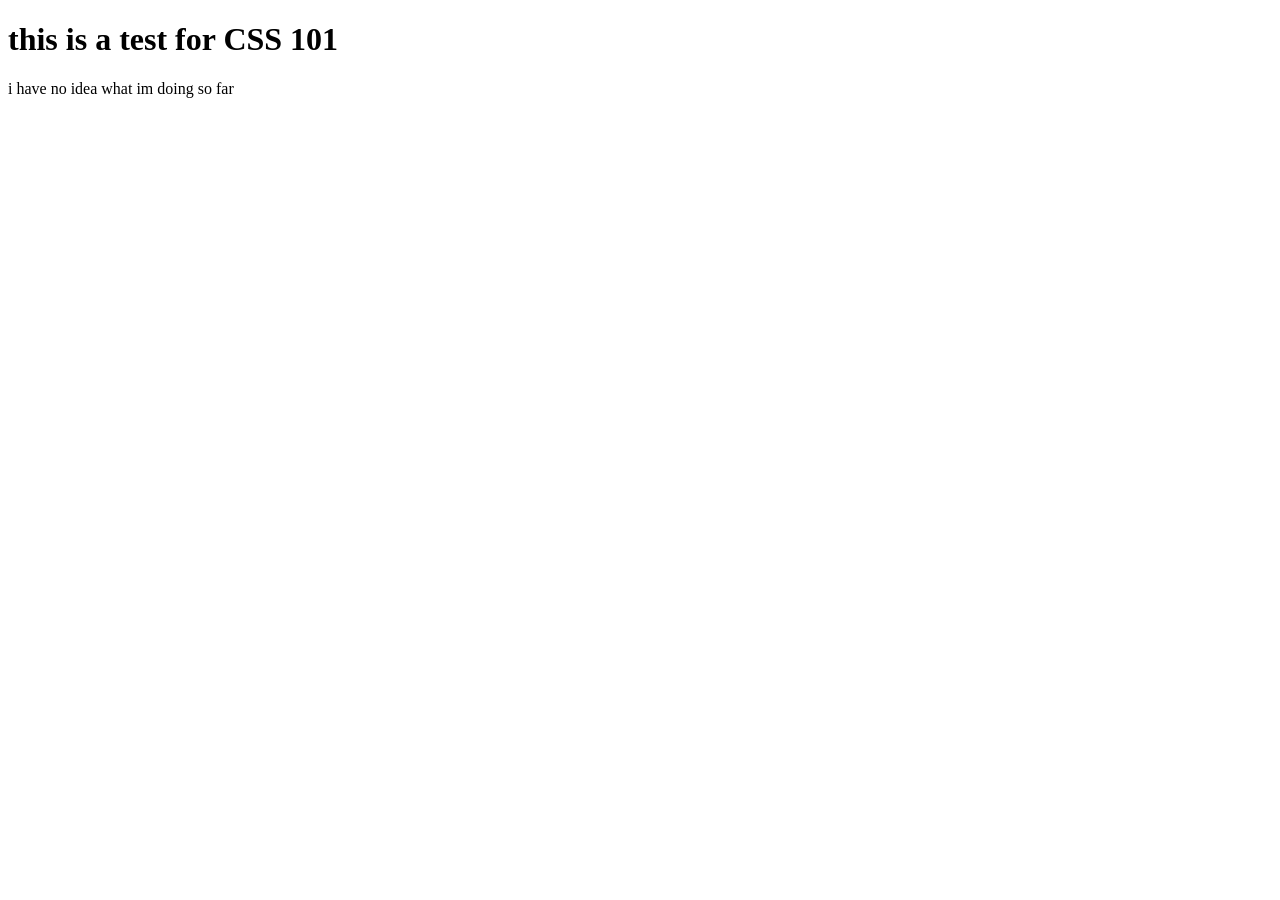
<file: learningCSS/index.html>
<!DOCTYPE html>
<html lang="en">
<head>
    <meta charset="UTF-8">
    <meta name="viewport" content="width=device-width, initial-scale=1.0">
    <title>Document</title>
</head>
<body>
    <h1>this is a test for CSS 101</h1>
    <p>i have no idea what im doing so far</p>
    <a href="Test"
</body>
</html>
</file>
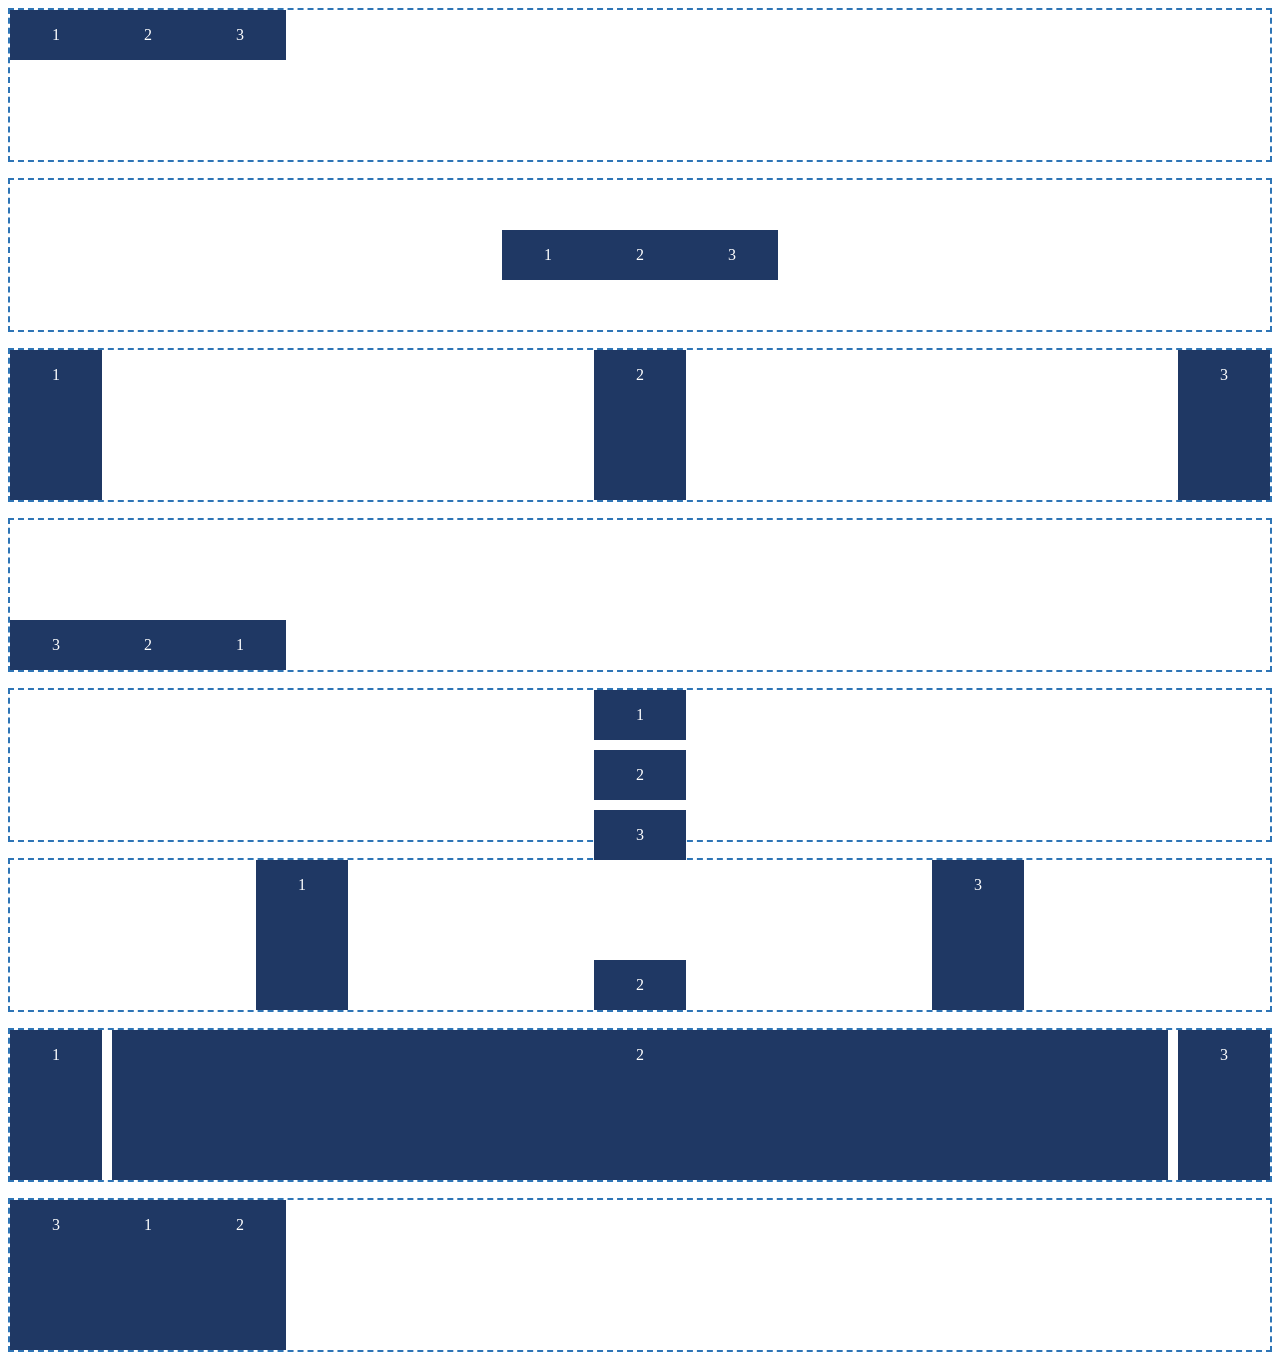
<file: tp6_flexbox/alignements/index.html>
<!DOCTYPE html>
<html lang="en">
<head>
    <meta charset="UTF-8">
    <meta name="viewport" content="width=device-width, initial-scale=1.0">
    <title>Document</title>
    <link rel="stylesheet" href="style.css">
</head>
<body>
    <div class="boite b1"><span>1</span><span>2</span><span>3</span></div> 
    <div class="boite b2"><span>1</span><span>2</span><span>3</span></div>
    <div class="boite b3"><span>1</span><span>2</span><span>3</span></div>  
    <div class="boite b4"><span>1</span><span>2</span><span>3</span></div>
    <div class="boite b5"><span>1</span><span>2</span><span>3</span></div> 
    <div class="boite b6"><span>1</span><span>2</span><span>3</span></div> 
    <div class="boite b7"><span>1</span><span>2</span><span>3</span></div> 
    <div class="boite b8"><span>1</span><span>2</span><span>3</span></div> 
</body>
</html>
</file>
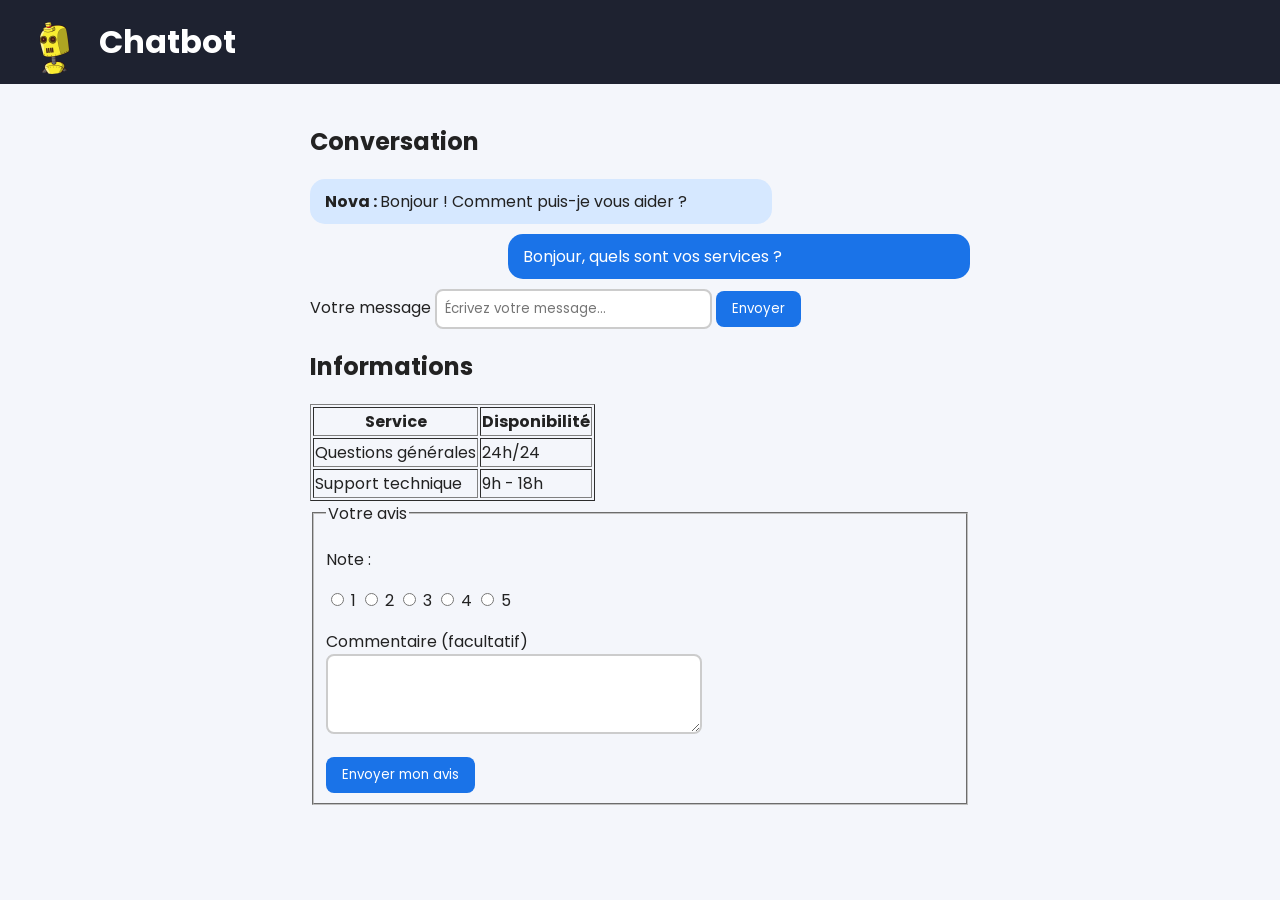
<file: tp6_flexbox/chatbot/index.html>
<!DOCTYPE html>
<html lang="fr">
<head>
  <meta charset="UTF-8">
  <meta name="viewport" content="width=device-width, initial-scale=1.0">
  <title>Chatbot</title>
  <link rel="preconnect" href="https://fonts.googleapis.com">
  <link rel="preconnect" href="https://fonts.gstatic.com" crossorigin>
  <link href="https://fonts.googleapis.com/css2?family=Poppins:wght@400;600&display=swap" rel="stylesheet">
  <link rel="stylesheet" href="css/style.css">
</head>
<body>
  <header>
    <img src="images/avatar.png" alt="Avatar du chatbot" width="64" height="64">
    <h1>Chatbot</h1>
  </header>

  <main>
    <section>
      <h2>Conversation</h2>
      <p class="message bot">Bonjour ! Comment puis-je vous aider ?</p>
      <p class="message user">Bonjour, quels sont vos services ?</p>

      <form method="post" action="#">
        <label for="message">Votre message</label>
        <input type="text" id="message" name="message" required maxlength="300"
               placeholder="Écrivez votre message...">
        <button type="submit">Envoyer</button>
      </form>
    </section>

    <aside>
      <h2>Informations</h2>
      <table border="1">
        <thead>
          <tr><th>Service</th><th>Disponibilité</th></tr>
        </thead>
        <tbody>
          <tr><td>Questions générales</td><td>24h/24</td></tr>
          <tr><td>Support technique</td><td>9h - 18h</td></tr>
        </tbody>
      </table>

      <form method="post" action="#">
        <fieldset>
          <legend>Votre avis</legend>
          <p>Note :</p>
          <p>
            <input type="radio" id="note1" name="note" value="1" required>
            <label for="note1">1</label>
            <input type="radio" id="note2" name="note" value="2">
            <label for="note2">2</label>
            <input type="radio" id="note3" name="note" value="3">
            <label for="note3">3</label>
            <input type="radio" id="note4" name="note" value="4">
            <label for="note4">4</label>
            <input type="radio" id="note5" name="note" value="5">
            <label for="note5">5</label>
          </p>
          <p>
            <label for="commentaire">Commentaire (facultatif)</label><br>
            <textarea id="commentaire" name="commentaire" rows="3" cols="30" maxlength="200"></textarea>
          </p>
          <button type="submit">Envoyer mon avis</button>
        </fieldset>
      </form>
    </aside>
  </main>
</body>
</html>
</file>
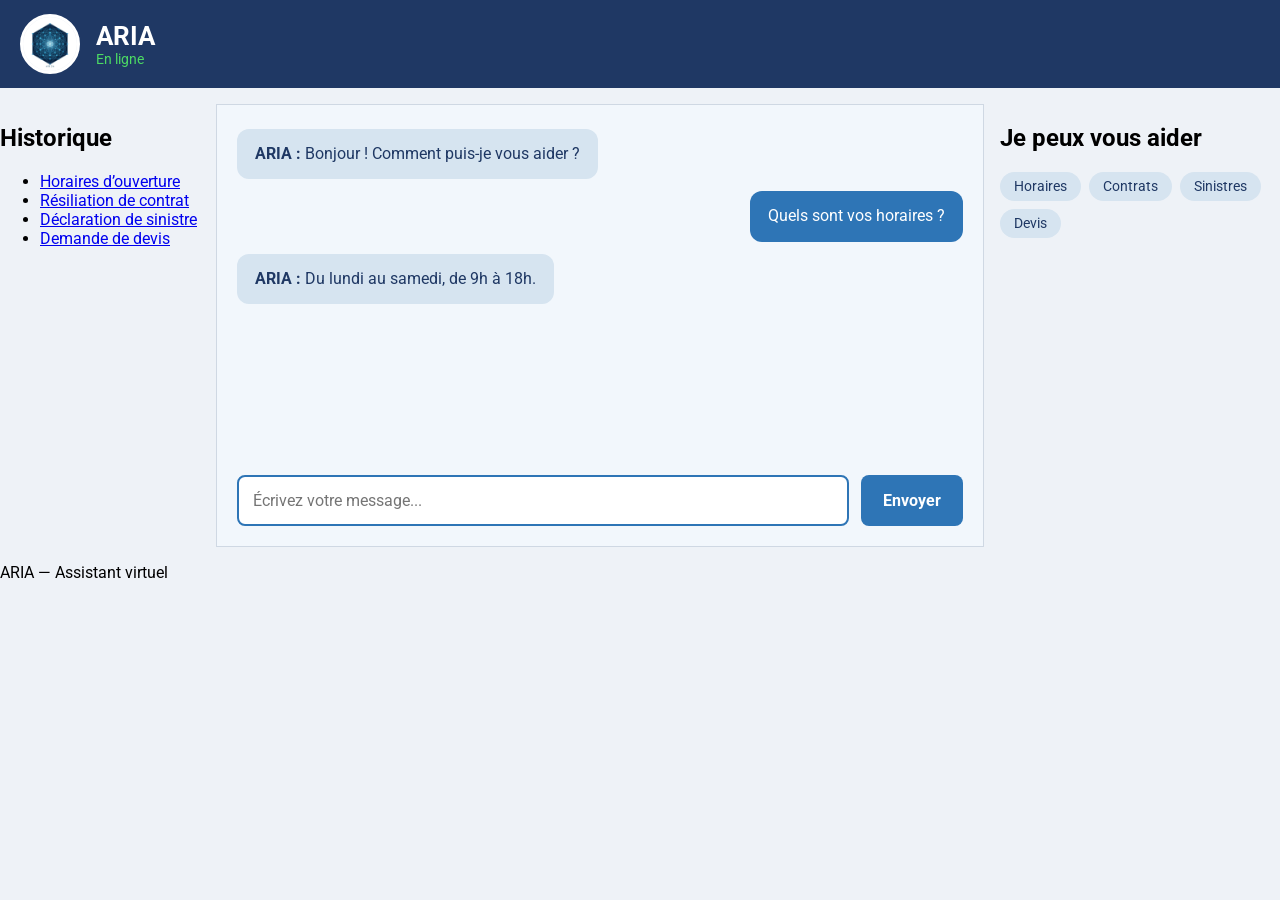
<file: Tp7_grid/chatbot/index.html>
<!DOCTYPE html>
<html lang="fr">
<head>
  <meta charset="UTF-8">
  <meta name="viewport" content="width=device-width, initial-scale=1.0">
  <title>ARIA</title>
  <link rel="stylesheet" href="css/style.css">
</head>
<body>
  <header class="chat-header">
    <img src="images/avatar.svg" alt="Avatar de ARIA" class="avatar">
    <div>
      <h1>ARIA</h1>
      <p class="statut">En ligne</p>
    </div>
  </header>

  <nav class="historique">
    <h2>Historique</h2>
    <ul>
      <li><a href="#">Horaires d’ouverture</a></li>
      <li><a href="#">Résiliation de contrat</a></li>
      <li><a href="#">Déclaration de sinistre</a></li>
      <li><a href="#">Demande de devis</a></li>
    </ul>
  </nav>

  <main class="conversation">
    <section class="messages">
      <p class="message bot">Bonjour ! Comment puis-je vous aider ?</p>
      <p class="message user">Quels sont vos horaires ?</p>
      <p class="message bot">Du lundi au samedi, de 9h à 18h.</p>
    </section>

    <form class="chat-form" action="#">
      <label for="message">Votre message</label>
      <input type="text" id="message" placeholder="Écrivez votre message...">
      <button type="submit">Envoyer</button>
    </form>
  </main>

  <aside>
    <h2>Je peux vous aider</h2>
    <ul class="capacites">
      <li>Horaires</li>
      <li>Contrats</li>
      <li>Sinistres</li>
      <li>Devis</li>
    </ul>
  </aside>

  <footer>ARIA — Assistant virtuel</footer>
</body>
</html>
</file>
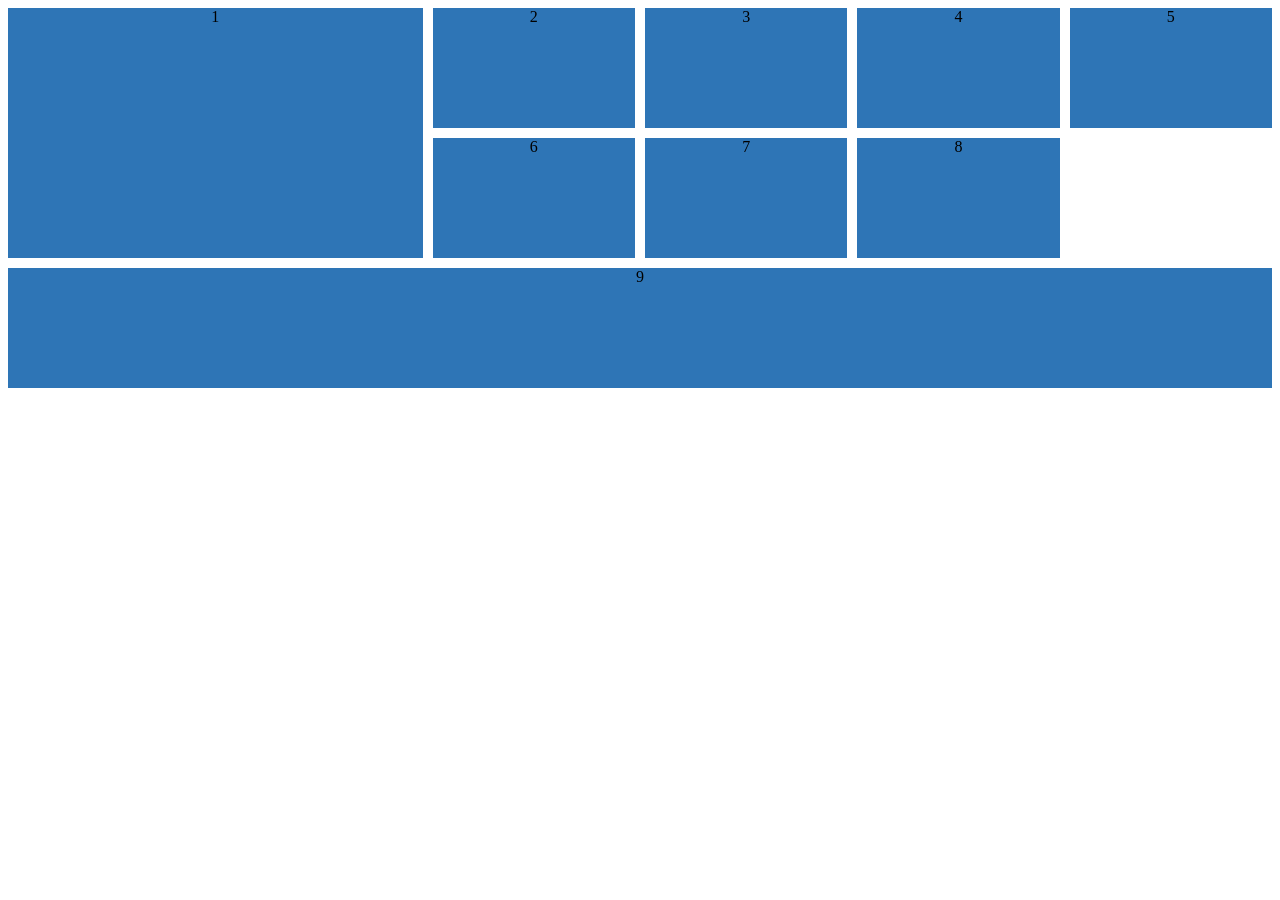
<file: Tp7_grid/galerie/index.html>
<!DOCTYPE html>
<html lang="fr">
<head>
  <meta charset="UTF-8">
  <meta name="viewport" content="width=device-width, initial-scale=1.0">
  <title>Galerie</title>
  <link rel="stylesheet" href="css/style.css">
</head>
<body>
  <section class="galerie">
    <div class="photo p1">1</div>
    <div class="photo p2">2</div>
    <div class="photo p3">3</div>
    <div class="photo p4">4</div>
    <div class="photo p5">5</div>
    <div class="photo p6">6</div>
    <div class="photo p7">7</div>
    <div class="photo p8">8</div>
    <div class="photo p9">9</div>
  </section>
</body>
</html>
</file>
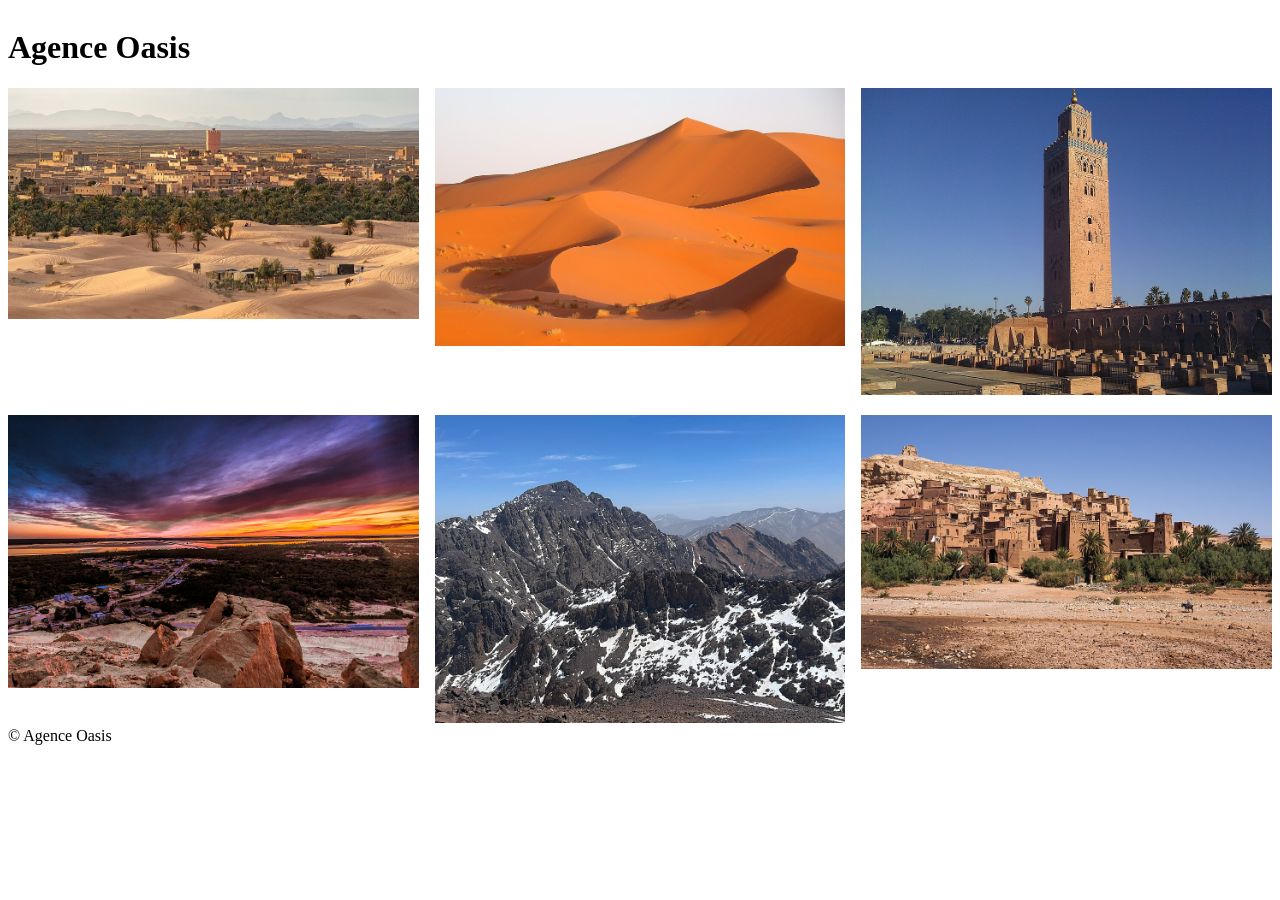
<file: Tp7_grid/oasis/index.html>
<!DOCTYPE html>
<html lang="fr">
<head>
  <meta charset="UTF-8">
  <!-- ERREUR 1 : la balise viewport était absente. Sans elle, le téléphone affiche la page
       avec une largeur de bureau dézoomée et les media queries ne s'appliquent pas comme prévu. -->
  <meta name="viewport" content="width=device-width, initial-scale=1.0">
  <title>Agence Oasis</title>
  <link rel="stylesheet" href="css/style.css">
</head>
<body>
<div class="page">
  <header>
    <h1>Agence Oasis</h1>
  </header>
  <main>
    <section class="offres">
      <article class="carte"><img src="images/offre1.jpg" alt="Merzouga, palmeraie et dunes du Sahara"></article>
      <article class="carte"><img src="images/offre2.jpg" alt="Dunes de l’Erg Chebbi"></article>
      <article class="carte"><img src="images/offre3.jpg" alt="Minaret de la Koutoubia à Marrakech"></article>
      <article class="carte"><img src="images/offre4.jpg" alt="Coucher de soleil sur l’oasis de Siwa"></article>
      <article class="carte"><img src="images/offre5.jpg" alt="Sommets enneigés du Toubkal, Haut Atlas"></article>
      <article class="carte"><img src="images/offre6.jpg" alt="Ksar d’Aït Benhaddou"></article>
    </section>
  </main>
  <footer>© Agence Oasis</footer>
</div>
</body>
</html>
</file>
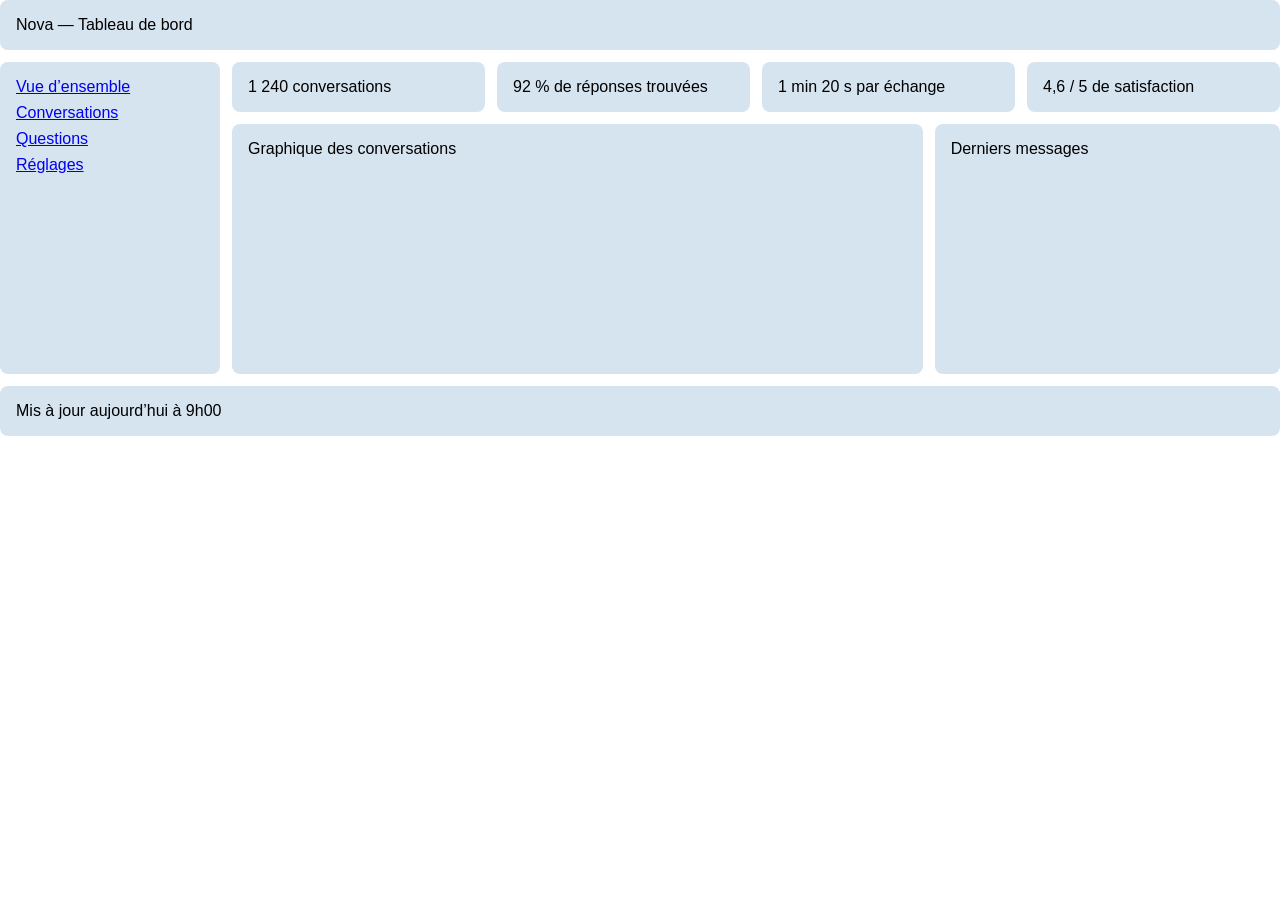
<file: Tp7_grid/tableau/index.html>
<!DOCTYPE html>
<html lang="fr">
<head>
  <meta charset="UTF-8">
  <meta name="viewport" content="width=device-width, initial-scale=1.0">
  <title>Nova — Tableau de bord</title>
  <link rel="stylesheet" href="css/style.css">
</head>
<body>
<div class="tableau">
  <header class="entete">Nova — Tableau de bord</header>
  <nav class="menu">
    <a href="#">Vue d’ensemble</a> <a href="#">Conversations</a>
    <a href="#">Questions</a> <a href="#">Réglages</a>
  </nav>
  <main class="contenu">
    <section class="indicateurs">
      <article class="carte">1 240 conversations</article>
      <article class="carte">92 % de réponses trouvées</article>
      <article class="carte">1 min 20 s par échange</article>
      <article class="carte">4,6 / 5 de satisfaction</article>
    </section>
    <section class="graphique">Graphique des conversations</section>
    <section class="recents">Derniers messages</section>
  </main>
  <footer class="pied">Mis à jour aujourd’hui à 9h00</footer>
</div>
</body>
</html>
</file>
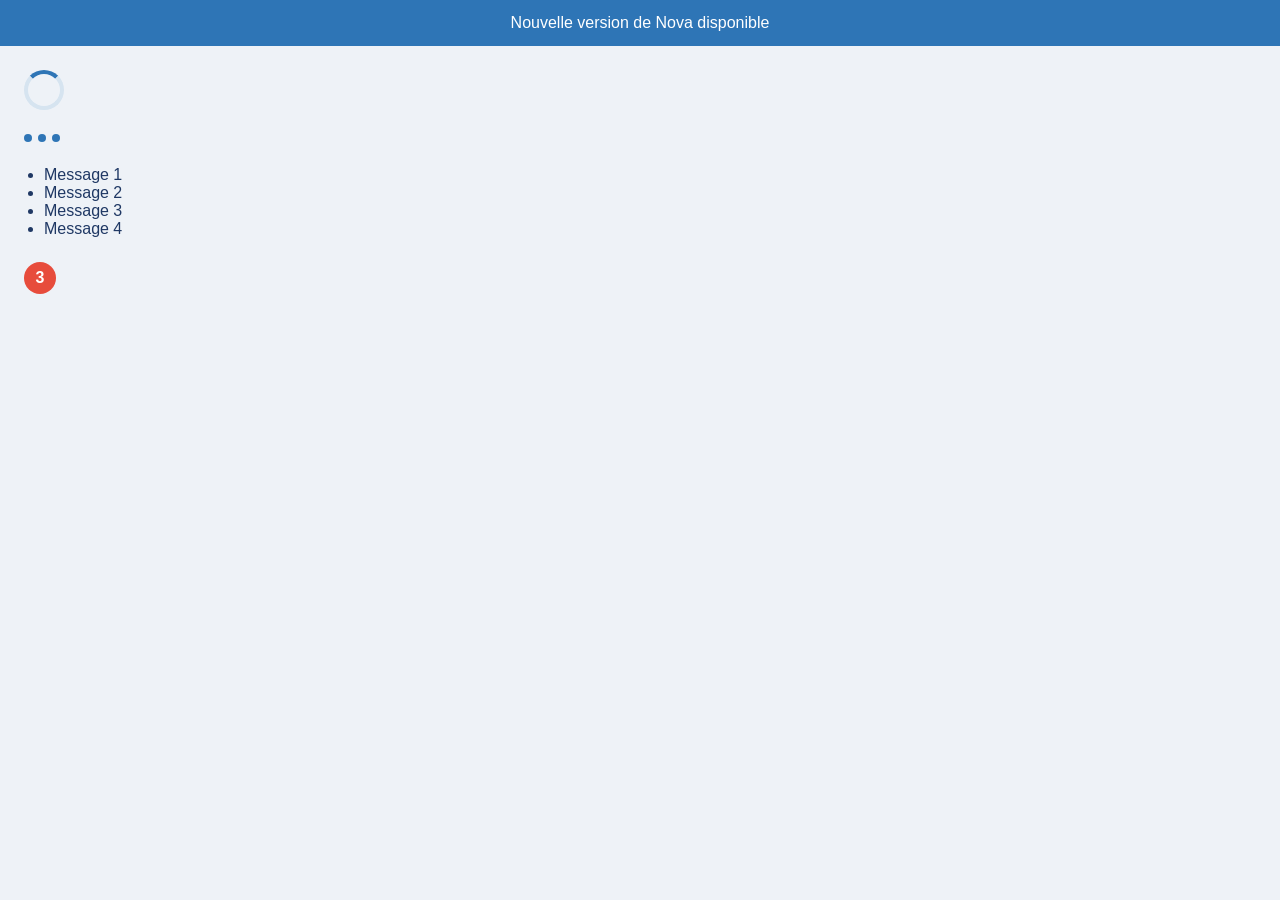
<file: Tp8/animations/index.html>
<!DOCTYPE html>
<html lang="fr">
<head>
  <meta charset="UTF-8">
  <meta name="viewport" content="width=device-width, initial-scale=1.0">
  <title>Animations avec @keyframes</title>
  <link rel="stylesheet" href="css/style.css">
</head>
<body>
  <div class="alerte">Nouvelle version de Nova disponible</div>
  <div class="chargement"></div>
  <div class="ecrit"><span></span><span></span><span></span></div>
  <ul class="liste">
    <li>Message 1</li><li>Message 2</li><li>Message 3</li><li>Message 4</li>
  </ul>
  <p class="notification">3</p>
</body>
</html>
</file>
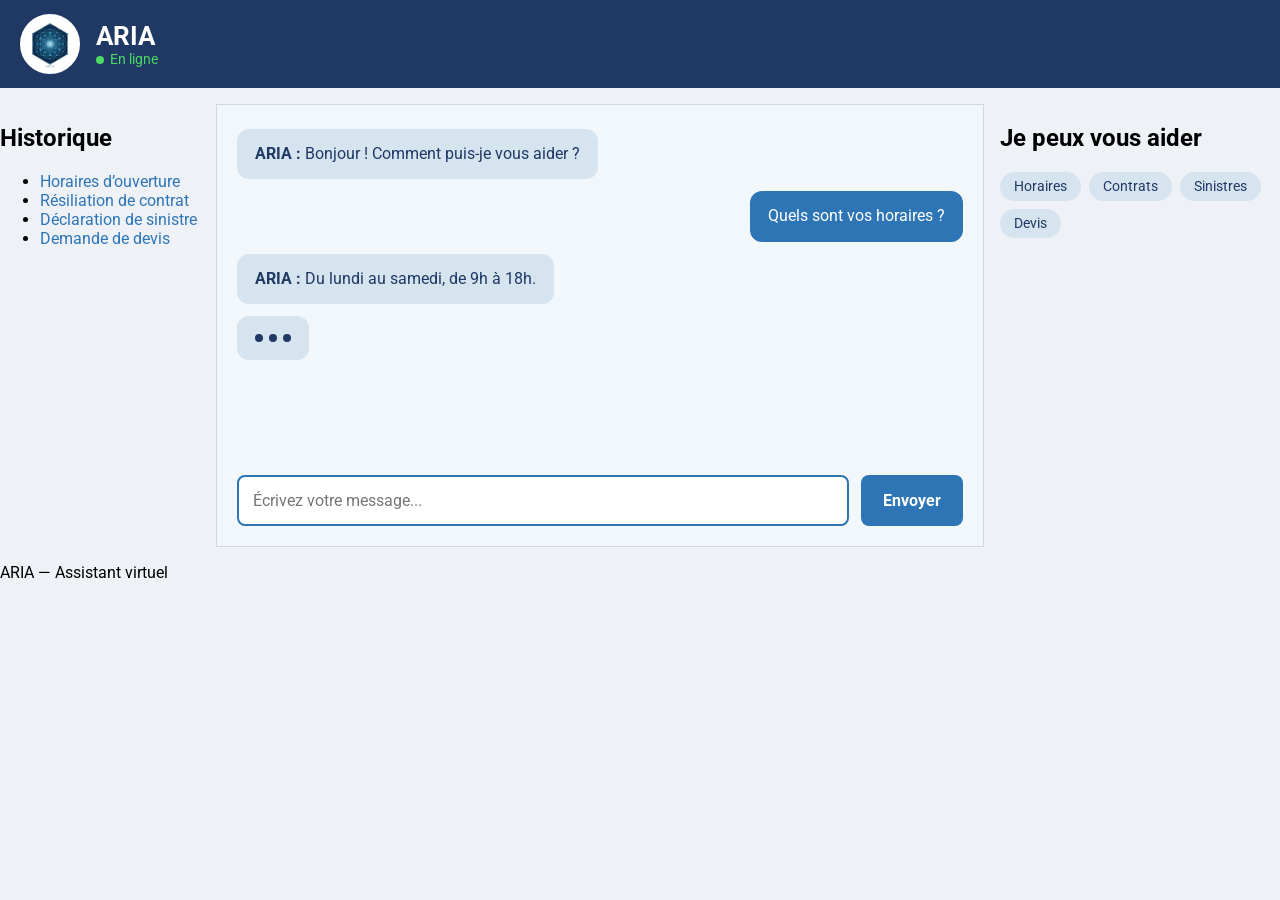
<file: Tp8/chatbot/index.html>
<!DOCTYPE html>
<html lang="fr">
<head>
  <meta charset="UTF-8">
  <meta name="viewport" content="width=device-width, initial-scale=1.0">
  <title>ARIA</title>
  <link rel="stylesheet" href="css/style.css">
</head>
<body>
  <header class="chat-header">
    <img src="images/avatar.svg" alt="Avatar de ARIA" class="avatar">
    <div>
      <h1>ARIA</h1>
      <p class="statut">En ligne</p>
    </div>
  </header>

  <nav class="historique">
    <h2>Historique</h2>
    <ul>
      <li><a href="#">Horaires d’ouverture</a></li>
      <li><a href="#">Résiliation de contrat</a></li>
      <li><a href="#">Déclaration de sinistre</a></li>
      <li><a href="#">Demande de devis</a></li>
    </ul>
  </nav>

  <main class="conversation">
    <section class="messages">
      <p class="message bot">Bonjour ! Comment puis-je vous aider ?</p>
      <p class="message user">Quels sont vos horaires ?</p>
      <p class="message bot">Du lundi au samedi, de 9h à 18h.</p>
      <p class="message bot ecrit" aria-label="ARIA est en train d’écrire"><span></span><span></span><span></span></p>
    </section>

    <form class="chat-form" action="#">
      <label for="message">Votre message</label>
      <input type="text" id="message" placeholder="Écrivez votre message...">
      <button type="submit">Envoyer</button>
    </form>
  </main>

  <aside>
    <h2>Je peux vous aider</h2>
    <ul class="capacites">
      <li>Horaires</li>
      <li>Contrats</li>
      <li>Sinistres</li>
      <li>Devis</li>
    </ul>
  </aside>

  <footer>ARIA — Assistant virtuel</footer>
</body>
</html>
</file>
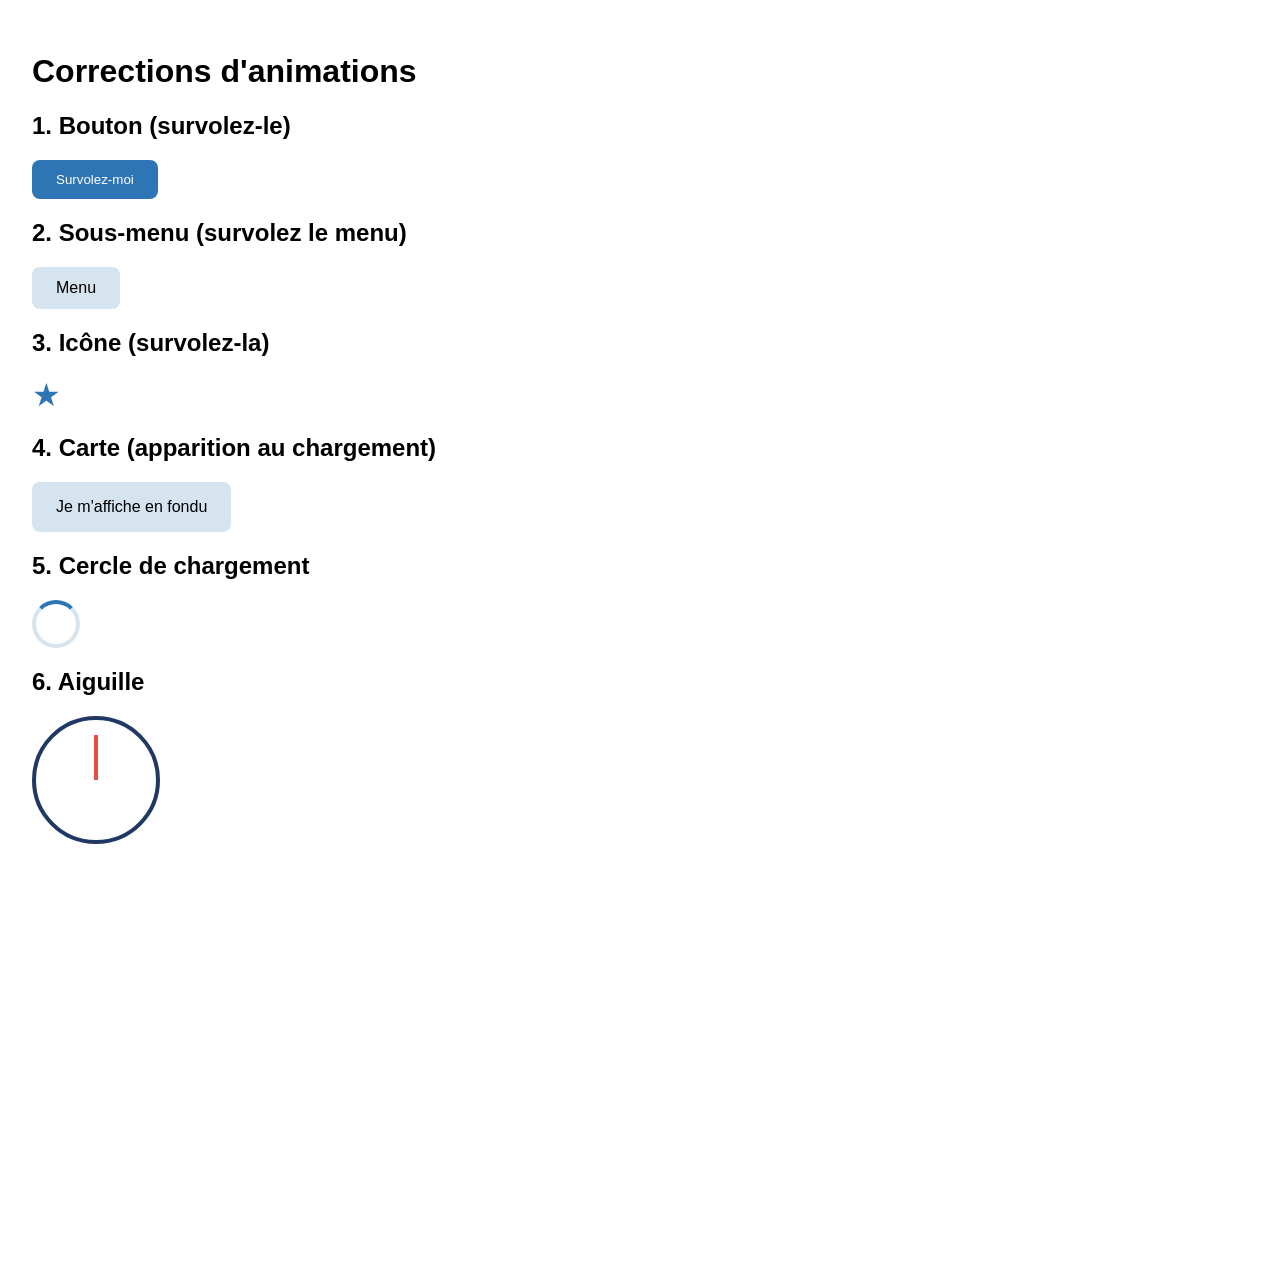
<file: Tp8/corrections/index.html>
<!DOCTYPE html>
<html lang="fr">
<head>
  <meta charset="UTF-8">
  <meta name="viewport" content="width=device-width, initial-scale=1.0">
  <title>Corrections d'animations</title>
  <link rel="stylesheet" href="css/style.css">
</head>
<body>
  <h1>Corrections d'animations</h1>

  <h2>1. Bouton (survolez-le)</h2>
  <button class="bouton">Survolez-moi</button>

  <h2>2. Sous-menu (survolez le menu)</h2>
  <div class="menu">
    Menu
    <ul class="sous-menu">
      <li>Lien 1</li>
      <li>Lien 2</li>
      <li>Lien 3</li>
    </ul>
  </div>

  <h2>3. Icône (survolez-la)</h2>
  <div class="icone">★</div>

  <h2>4. Carte (apparition au chargement)</h2>
  <div class="carte">Je m'affiche en fondu</div>

  <h2>5. Cercle de chargement</h2>
  <div class="cercle"></div>

  <h2>6. Aiguille</h2>
  <div class="horloge"><div class="aiguille"></div></div>
</body>
</html>
</file>
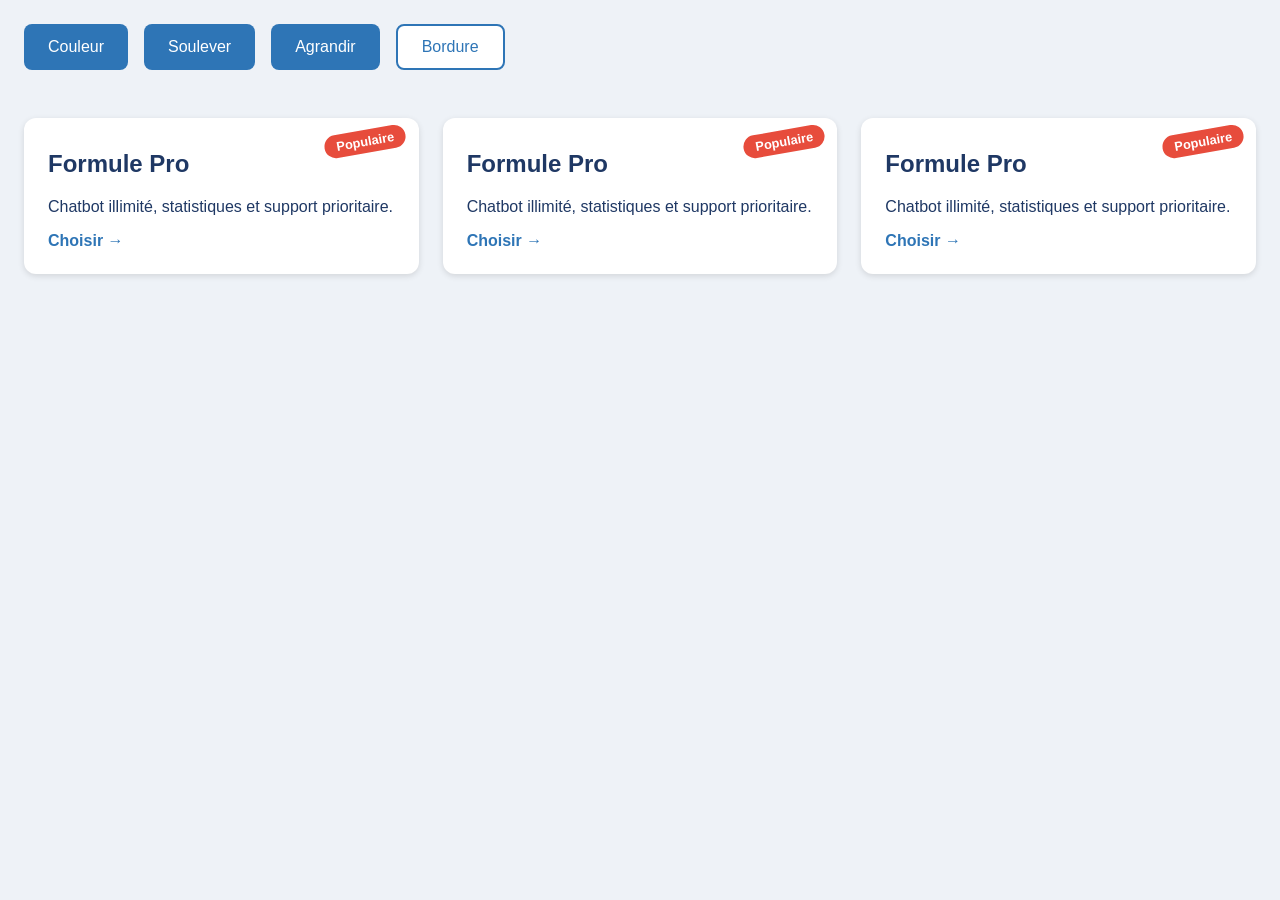
<file: Tp8/effets/index.html>
<!DOCTYPE html>
<html lang="fr">
<head>
  <meta charset="UTF-8">
  <meta name="viewport" content="width=device-width, initial-scale=1.0">
  <title>Transitions et transformations</title>
  <link rel="stylesheet" href="css/style.css">
</head>
<body>
  <section class="boutons">
    <button class="b1">Couleur</button>
    <button class="b2">Soulever</button>
    <button class="b3">Agrandir</button>
    <button class="b4">Bordure</button>
  </section>

  <section class="offres">
    <article class="offre">
      <span class="badge">Populaire</span>
      <h2>Formule Pro</h2>
      <p>Chatbot illimité, statistiques et support prioritaire.</p>
      <a href="#" class="choisir">Choisir <span class="fleche">→</span></a>
    </article>
    <article class="offre">
      <span class="badge">Populaire</span>
      <h2>Formule Pro</h2>
      <p>Chatbot illimité, statistiques et support prioritaire.</p>
      <a href="#" class="choisir">Choisir <span class="fleche">→</span></a>
    </article>
    <article class="offre">
      <span class="badge">Populaire</span>
      <h2>Formule Pro</h2>
      <p>Chatbot illimité, statistiques et support prioritaire.</p>
      <a href="#" class="choisir">Choisir <span class="fleche">→</span></a>
    </article>
  </section>
</body>
</html>
</file>
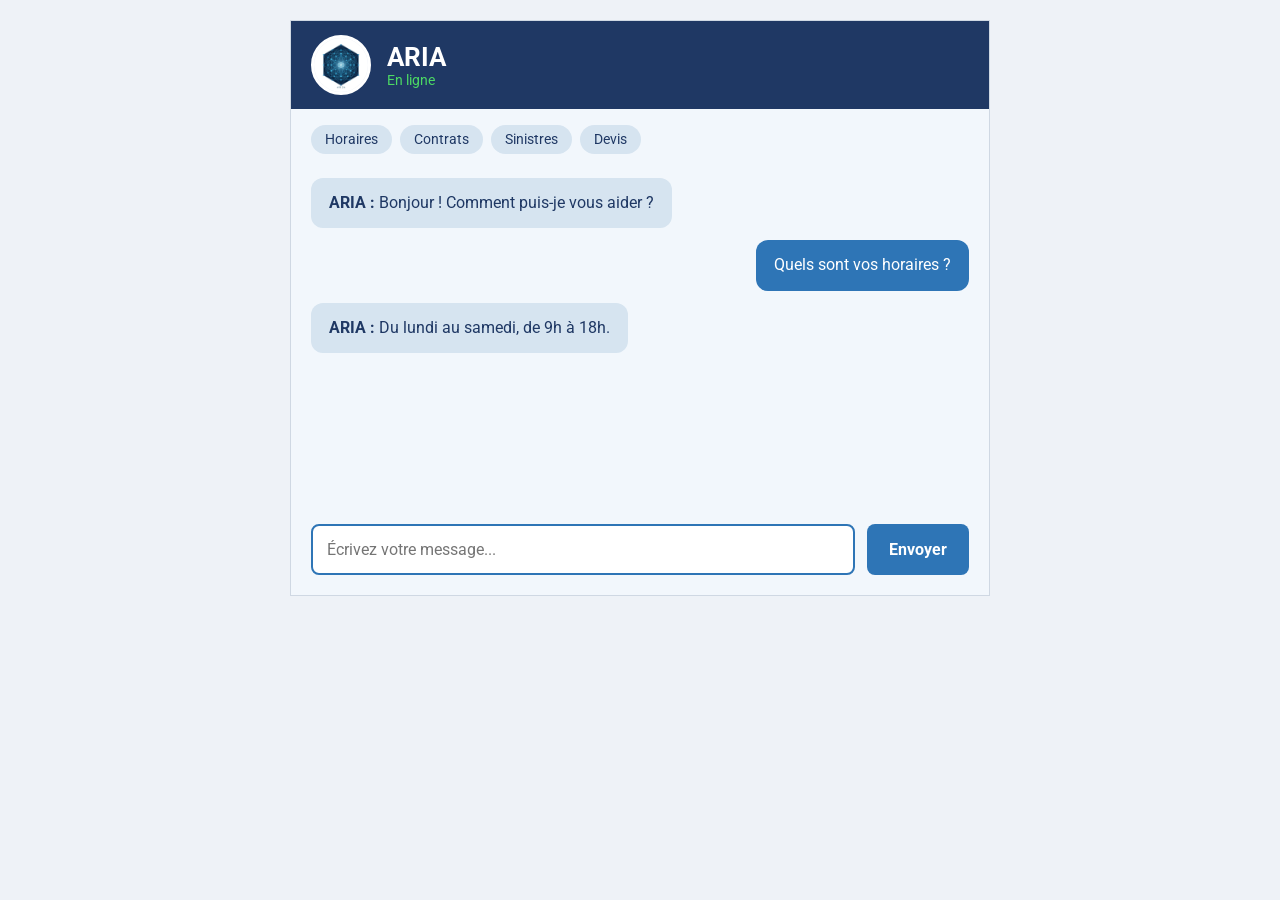
<file: chatbot/index (4).html>
<!DOCTYPE html>
<html lang="fr">
<head>
  <meta charset="UTF-8">
  <meta name="viewport" content="width=device-width, initial-scale=1.0">
  <title>ARIA</title>
  <link rel="stylesheet" href="css/style.css">
</head>
<body>
  <main class="chat">
    <header class="chat-header">
      <img src="images/avatar.svg" alt="Avatar de ARIA" class="avatar">
      <div>
        <h1>ARIA</h1>
        <p class="statut">En ligne</p>
      </div>
    </header>

    <ul class="capacites">
      <li>Horaires</li>
      <li>Contrats</li>
      <li>Sinistres</li>
      <li>Devis</li>
    </ul>

    <section class="messages">
      <p class="message bot">Bonjour ! Comment puis-je vous aider ?</p>
      <p class="message user">Quels sont vos horaires ?</p>
      <p class="message bot">Du lundi au samedi, de 9h à 18h.</p>
    </section>

    <form class="chat-form" action="#">
      <label for="message">Votre message</label>
      <input type="text" id="message" placeholder="Écrivez votre message...">
      <button type="submit">Envoyer</button>
    </form>
  </main>
</body>
</html>
</file>
<file: tp6_flexbox/alignements/style.css>
.boite {
    height: 150px;
    margin-bottom: 1rem;
    border: 2px dashed #2E75B6;
}

.boite span {
    width: 60px;
    padding: 1rem;
    background-color: #1F3864;
    color: white;
    text-align: center; 
}
.b1 {
    display: flex;
    justify-content: flex-start;
    align-items: flex-start;
}
.b2 {
    display: flex;
    justify-content: center;
    align-items: center;
    
}
.b3 {
    display: flex;
    justify-content: space-between;
}
.b4 {
    display: flex;
    flex-direction: row-reverse;
    justify-content: flex-end;
    align-items:flex-end;
}
.b5{
    display: flex;
    flex-direction: column;
    align-items: center;
    gap: 10px;
}
.b6 {
    display: flex;
    justify-content: space-evenly;
}
.b6 :nth-child(2) {
    align-self: flex-end;
}
.b7 {
    display: flex;
    gap: 10px;
}
.b7 :nth-child(2) {
  flex: 2;
}
.b8 {
    display: flex;
}
.b8 :nth-child(3) {
    order: -1;
}
</file>
<file: tp6_flexbox/chatbot/css/style.css>
* {
  box-sizing: border-box;
}

body {
  margin: 0;
  font-family: 'Poppins', sans-serif;
  background: #f4f6fb;
  color: #222;
}

header {
  position: sticky;
  top: 0;
  display: flex;
  align-items: center;
  gap: 15px;
  padding: 10px 20px;
  background: #1e2230;
  color: white;
}

header h1 {
  margin: 0;
}

header img {
  border-radius: 50%;
  object-fit: cover;
}

main {
  max-width: 700px;
  margin: 0 auto;
  padding: 20px;
}

.message {
  padding: 10px 15px;
  margin: 10px 0;
  border-radius: 15px;
  width: 70%;
}

.bot {
  background: #d6e8ff;
}

.bot::before {
  content: "Nova : ";
  font-weight: bold;
}

.user {
  background: #1a73e8;
  color: white;
  margin-left: auto;
}

input[type="text"],
textarea {
  padding: 8px;
  border: 2px solid #ccc;
  border-radius: 8px;
  font-family: inherit;
}

input[type="text"]:focus,
textarea:focus {
  outline: none;
  border-color: #1a73e8;
  background: #eef5ff;
}

button {
  padding: 8px 16px;
  border: none;
  border-radius: 8px;
  background: #1a73e8;
  color: white;
  font-family: inherit;
  cursor: pointer;
}

button:hover {
  background: #0b57b8;
}
</file>
<file: Tp7_grid/chatbot/css/style.css>
/* Base : box-sizing, police Google Fonts */
@import url('https://fonts.googleapis.com/css2?family=Roboto:wght@400;500;700&display=swap');

* {
  box-sizing: border-box;
}

/* Les images ne dépassent jamais de leur zone */
img {
  max-width: 100%;
  height: auto;
}

/* Mobile d'abord : body en grille, une seule colonne, l'historique est masqué */
body {
  margin: 0;
  display: grid;
  grid-template-columns: minmax(0, 1fr);
  grid-template-areas:
    "header"
    "conversation"
    "aside"
    "footer";
  gap: 16px;
  font-family: 'Roboto', Arial, sans-serif;
  background-color: #eef2f7;
}

.chat-header  { grid-area: header; }
.historique   { grid-area: historique; display: none; }
.conversation { grid-area: conversation; }
aside         { grid-area: aside; }
footer        { grid-area: footer; }

/* Header sticky : avatar + (h1 / statut) côte à côte, centrés verticalement */
.chat-header {
  position: sticky;
  top: 0;
  display: flex;
  align-items: center;
  gap: 16px;
  padding: 14px 20px;
  background-color: #1f3864;
  color: #fff;
}

.chat-header h1 {
  margin: 0;
  font-size: 1.6rem;
}

.statut {
  margin: 0;
  font-size: 0.85rem;
  color: #4cd964;
}

.avatar {
  flex-shrink: 0; /* ne rétrécit jamais */
  width: 60px;
  height: 60px;
  border-radius: 50%;
  border: 3px solid #fff;
  background-color: #e6ecf5;
  object-fit: cover;
}

/* Liste des capacités : étiquettes arrondies qui passent à la ligne */
.capacites {
  display: flex;
  flex-wrap: wrap;
  gap: 8px;
  list-style: none;
  margin: 0;
  padding: 0;
}

.capacites li {
  padding: 6px 14px;
  background-color: #d6e4f0;
  color: #1f3864;
  border-radius: 999px;
  font-size: 0.9rem;
}

/* Conversation (l'ancien main) */
.conversation {
  background-color: #f2f7fc;
  border: 1px solid #cfd8e3;
}

/* Messages : flex en colonne */
.messages {
  display: flex;
  flex-direction: column;
  gap: 0.75rem;
  padding: 24px 20px;
  min-height: 350px;
}

.message {
  margin: 0;
  padding: 14px 18px;
  border-radius: 12px;
  width: fit-content;
  max-width: 70%;
  line-height: 1.4;
}

/* Bot à gauche, utilisateur à droite */
.bot {
  background-color: #d6e4f0;
  color: #1f3864;
  align-self: flex-start;
}

.user {
  background-color: #2e75b6;
  color: #fff;
  align-self: flex-end;
  text-align: right;
}

.bot::before {
  content: "ARIA : ";
  font-weight: 700;
}

/* Formulaire : flex, label masqué visuellement, champ flexible, bouton fixe */
.chat-form {
  display: flex;
  gap: 12px;
  padding: 20px;
}

.chat-form label {
  position: absolute;
  width: 1px;
  height: 1px;
  overflow: hidden;
  clip: rect(0 0 0 0);
}

.chat-form input {
  flex: 1;
  min-width: 0; /* permet au champ de rétrécir sur un petit écran */
  padding: 14px;
  font-size: 1rem;
  font-family: inherit;
  border: 2px solid #2e75b6;
  border-radius: 8px;
  outline: none;
}

.chat-form input:focus {
  background-color: #eaf3fb;
  border-color: #1f3864;
}

.chat-form button {
  flex: none;
  padding: 14px 22px;
  font-size: 1rem;
  font-weight: 700;
  font-family: inherit;
  color: #fff;
  background-color: #2e75b6;
  border: none;
  border-radius: 8px;
  cursor: pointer;
}

.chat-form button:hover {
  background-color: #1f3864;
}

/* À partir de 768px : conversation (2fr) et aside (1fr) côte à côte */
@media (min-width: 768px) {
  body {
    grid-template-columns: minmax(0, 2fr) minmax(0, 1fr);
    grid-template-areas:
      "header       header"
      "conversation aside"
      "footer       footer";
  }
}

/* À partir de 1024px : l'historique réapparaît à gauche (200px), aside à droite (280px) */
@media (min-width: 1024px) {
  body {
    grid-template-columns: 200px minmax(0, 1fr) 280px;
    grid-template-areas:
      "header     header       header"
      "historique conversation aside"
      "footer     footer       footer";
  }

  .historique {
    display: block;
  }
}
</file>
<file: Tp7_grid/galerie/css/style.css>
/* Les 9 éléments : couleur de fond, texte centré, hauteur minimale de 100px */
.photo {
  background-color: #2e75b6;
  text-align: center;
  min-height: 100px;
}

/* ---------- Étape 1 : 3 colonnes égales, 10px d'espace ---------- */
/*
.galerie {
  display: grid;
  grid-template-columns: 1fr 1fr 1fr;
  gap: 10px;
}
*/

/* ---------- Étape 2a : la même grille avec repeat() ---------- */
/*
.galerie {
  display: grid;
  grid-template-columns: repeat(3, 1fr);
  gap: 10px;
}
*/

/* ---------- Étape 2b : colonnes de proportions 1, 2 et 1 ---------- */
/*
.galerie {
  display: grid;
  grid-template-columns: 1fr 2fr 1fr;
  gap: 10px;
}
*/

/* ---------- Étape 3 : retour à 3 colonnes égales ; l'élément 1 occupe 2 colonnes et 2 rangées ---------- */
/*
.galerie {
  display: grid;
  grid-template-columns: repeat(3, 1fr);
  gap: 10px;
}
.p1 {
  grid-column: span 2;
  grid-row: span 2;
}
*/

/* ---------- Étape 4 : l'élément 9 occupe toute la largeur (1 / -1 = de la première à la dernière ligne) ---------- */
/*
.galerie {
  display: grid;
  grid-template-columns: repeat(3, 1fr);
  gap: 10px;
}
.p1 {
  grid-column: span 2;
  grid-row: span 2;
}
.p9 {
  grid-column: 1 / -1;
}
*/

/* ---------- Étape 5 : toutes les rangées font 120px, y compris les rangées automatiques ---------- */
/*
.galerie {
  display: grid;
  grid-template-columns: repeat(3, 1fr);
  grid-auto-rows: 120px;
  gap: 10px;
}
.p1 {
  grid-column: span 2;
  grid-row: span 2;
}
.p9 {
  grid-column: 1 / -1;
}
*/

/* ---------- Étape 6 (version active) : grille qui s'adapte seule ----------
   Colonnes de 180px minimum, autant que la largeur le permet.
   Observation : en réduisant la fenêtre, le nombre de colonnes diminue tout seul,
   sans media query. */
.galerie {
  display: grid;
  grid-template-columns: repeat(auto-fit, minmax(180px, 1fr));
  grid-auto-rows: 120px;
  gap: 10px;
}
.p1 {
  grid-column: span 2;
  grid-row: span 2;
}
.p9 {
  grid-column: 1 / -1;
}
</file>
<file: Tp7_grid/oasis/css/style.css>
/* css/style.css */
.page {
  display: grid;
  grid-template-areas:
    "entete"
    "contenu"
    "pied";
}

.page header { grid-area: entete; }

/* ERREUR 2 : la zone s'appelait "content" alors que grid-template-areas déclare "contenu".
   Le nom ne correspondait à aucune zone : le main n'était pas placé là où prévu. */
.page main   { grid-area: contenu; }

.page footer { grid-area: pied; }

/* ERREUR 5 : les images avaient leur taille d'origine (800px) et dépassaient de leur carte
   sur téléphone, d'où le défilement horizontal. max-width: 100% les limite à la largeur de leur conteneur. */
img {
  max-width: 100%;
  height: auto;
}
.offres { display: grid; grid-template-columns: 1fr; gap: 1rem; }

/* ERREUR 3 : le bloc 768px était écrit APRÈS le bloc 1024px. À 1200px les deux conditions sont vraies
   et la règle écrite en dernier (2 colonnes) l'emportait sur celle à 3 colonnes.
   Les media queries min-width s'écrivent de la plus petite à la plus grande largeur. */
@media (min-width: 768px) {
  .page {
    grid-template-columns: 1fr 250px;
    /* ERREUR 4 : la ligne "contenu" n'avait qu'une cellule alors que les autres lignes en ont deux.
       Toutes les lignes de grid-template-areas doivent avoir le même nombre de cellules,
       sinon la déclaration entière est invalide et ignorée. */
    grid-template-areas:
      "entete entete"
      "contenu contenu"
      "pied pied";
  }
  .offres { grid-template-columns: repeat(2, 1fr); }
}

@media (min-width: 1024px) {
  .offres { grid-template-columns: repeat(3, 1fr); }
}
</file>
<file: Tp7_grid/tableau/css/style.css>
/* 1. Base : box-sizing, police, body sans marge */
* {
  box-sizing: border-box;
}

body {
  margin: 0;
  font-family: Arial, Helvetica, sans-serif;
}

/* Un fond, un padding et des coins arrondis pour chaque zone */
.entete,
.menu,
.carte,
.graphique,
.recents,
.pied {
  background-color: #d6e4f0;
  padding: 16px;
  border-radius: 8px;
}

/* 2. Mobile d'abord : une colonne, zones nommées */
.tableau {
  display: grid;
  grid-template-columns: minmax(0, 1fr);
  grid-template-areas:
    "entete"
    "menu"
    "contenu"
    "pied";
  gap: 12px;
}

.entete  { grid-area: entete; }
.menu    { grid-area: menu; }
.contenu { grid-area: contenu; }
.pied    { grid-area: pied; }

/* Liens du menu alignés avec Flexbox, retour à la ligne */
.menu {
  display: flex;
  flex-wrap: wrap;
  gap: 8px 16px;
}

/* 3. Contenu : cartes sur 2 colonnes ; graphique et messages récents l'un sous l'autre */
.contenu {
  display: grid;
  grid-template-columns: minmax(0, 1fr);
  gap: 12px;
}

.indicateurs {
  display: grid;
  grid-template-columns: repeat(2, minmax(0, 1fr));
  gap: 12px;
}

/* 6. Hauteur minimale du graphique */
.graphique {
  min-height: 250px;
}

/* 4. À partir de 768px : menu à gauche (220px), en-tête et pied sur toute la largeur */
@media (min-width: 768px) {
  .tableau {
    grid-template-columns: 220px minmax(0, 1fr);
    grid-template-areas:
      "entete entete"
      "menu   contenu"
      "pied   pied";
  }

  .menu {
    flex-direction: column;
    flex-wrap: nowrap;
  }
}

/* 5. À partir de 1024px : 4 cartes sur une ligne ; graphique (2/3) et récents (1/3) côte à côte */
@media (min-width: 1024px) {
  .contenu {
    grid-template-columns: minmax(0, 2fr) minmax(0, 1fr);
  }

  .indicateurs {
    grid-column: 1 / -1;
    grid-template-columns: repeat(4, minmax(0, 1fr));
  }
}
</file>
<file: Tp8/animations/css/style.css>
* {
  box-sizing: border-box;
}

body {
  margin: 0;
  font-family: Arial, sans-serif;
  background-color: #eef2f7;
  color: #1f3864;
  overflow-x: hidden; /* le bandeau part de -100 % : pas de barre de défilement */
}

body > :not(.alerte) {
  margin: 24px;
}

/* ---------- 1. Bandeau : glisse depuis le haut en 0,5 s ---------- */
@keyframes glisser {
  from { transform: translateY(-100%); }
  to   { transform: translateY(0); }
}

.alerte {
  padding: 14px 20px;
  background-color: #2e75b6;
  color: #fff;
  text-align: center;
  animation: glisser 0.5s ease-out;
}

/* ---------- 2. Cercle de chargement : tour en 0,8 s, vitesse constante ---------- */
@keyframes tourner {
  to { transform: rotate(360deg); }
}

.chargement {
  width: 40px;
  height: 40px;
  border: 4px solid #d6e4f0;
  border-top-color: #2e75b6; /* seule la bordure haute est bleue */
  border-radius: 50%;
  animation: tourner 0.8s linear infinite;
}

/* ---------- 3. Indicateur « en train d'écrire » ---------- */
@keyframes sauter {
  0%, 60%, 100% { transform: translateY(0); }
  30%           { transform: translateY(-8px); }
}

.ecrit {
  display: flex;
  gap: 6px;
}

.ecrit span {
  width: 8px;
  height: 8px;
  border-radius: 50%;
  background-color: #2e75b6;
  animation: sauter 1.2s ease-in-out infinite;
}

.ecrit span:nth-child(2) { animation-delay: 0.2s; }
.ecrit span:nth-child(3) { animation-delay: 0.4s; }

/* ---------- 4. Liste : fondu échelonné (0,15 s d'écart) ---------- */
@keyframes fondu {
  from { opacity: 0; }
  to   { opacity: 1; }
}

.liste {
  padding-left: 20px;
}

/* fill-mode « both » : invisible pendant le délai, visible à la fin */
.liste li {
  animation: fondu 0.5s ease-out both;
}

.liste li:nth-child(2) { animation-delay: 0.15s; }
.liste li:nth-child(3) { animation-delay: 0.3s; }
.liste li:nth-child(4) { animation-delay: 0.45s; }

/* ---------- 5. Notification : pastille qui pulse ---------- */
@keyframes pulser {
  from { transform: scale(1); }
  to   { transform: scale(1.15); }
}

.notification {
  display: flex;
  align-items: center;
  justify-content: center;
  width: 32px;
  height: 32px;
  color: #fff;
  font-weight: 700;
  background-color: #e74c3c;
  border-radius: 50%;
  animation: pulser 0.6s ease-in-out infinite alternate;
}

/* ---------- 6. Respect de prefers-reduced-motion ---------- */
@media (prefers-reduced-motion: reduce) {
  *,
  *::before,
  *::after {
    animation: none !important;
    transition: none !important;
  }
}
</file>
<file: Tp8/chatbot/css/style.css>
/* Base : box-sizing, police Google Fonts */
@import url('https://fonts.googleapis.com/css2?family=Roboto:wght@400;500;700&display=swap');

* {
  box-sizing: border-box;
}

/* Les images ne dépassent jamais de leur zone */
img {
  max-width: 100%;
  height: auto;
}

/* Mobile d'abord : body en grille, une seule colonne, l'historique est masqué */
body {
  margin: 0;
  display: grid;
  grid-template-columns: minmax(0, 1fr);
  grid-template-areas:
    "header"
    "conversation"
    "aside"
    "footer";
  gap: 16px;
  font-family: 'Roboto', Arial, sans-serif;
  background-color: #eef2f7;
}

.chat-header  { grid-area: header; }
.historique   { grid-area: historique; display: none; }
.conversation { grid-area: conversation; }
aside         { grid-area: aside; }
footer        { grid-area: footer; }

/* Header sticky : avatar + (h1 / statut) côte à côte, centrés verticalement */
.chat-header {
  position: sticky;
  top: 0;
  display: flex;
  align-items: center;
  gap: 16px;
  padding: 14px 20px;
  background-color: #1f3864;
  color: #fff;
}

.chat-header h1 {
  margin: 0;
  font-size: 1.6rem;
}

.statut {
  margin: 0;
  font-size: 0.85rem;
  color: #4cd964;
}

/* Point vert devant « En ligne » qui pulse en boucle */
.statut::before {
  content: "";
  display: inline-block;
  width: 8px;
  height: 8px;
  margin-right: 6px;
  border-radius: 50%;
  background-color: #4cd964;
  animation: pulse-point 1.4s ease-in-out infinite;
}

@keyframes pulse-point {
  0%, 100% { transform: scale(1);   opacity: 1; }
  50%      { transform: scale(1.6); opacity: 0.5; }
}

/* Liens de l'historique : changement de couleur en douceur */
.historique a {
  color: #2e75b6;
  text-decoration: none;
  transition: color 0.2s;
}

.historique a:hover {
  color: #1f3864;
}

.avatar {
  flex-shrink: 0; /* ne rétrécit jamais */
  width: 60px;
  height: 60px;
  border-radius: 50%;
  border: 3px solid #fff;
  background-color: #e6ecf5;
  object-fit: cover;
}

/* Liste des capacités : étiquettes arrondies qui passent à la ligne */
.capacites {
  display: flex;
  flex-wrap: wrap;
  gap: 8px;
  list-style: none;
  margin: 0;
  padding: 0;
}

.capacites li {
  padding: 6px 14px;
  background-color: #d6e4f0;
  color: #1f3864;
  border-radius: 999px;
  font-size: 0.9rem;
}

/* Conversation (l'ancien main) */
.conversation {
  background-color: #f2f7fc;
  border: 1px solid #cfd8e3;
}

/* Messages : flex en colonne */
.messages {
  display: flex;
  flex-direction: column;
  gap: 0.75rem;
  padding: 24px 20px;
  min-height: 350px;
}

.message {
  margin: 0;
  padding: 14px 18px;
  border-radius: 12px;
  width: fit-content;
  max-width: 70%;
  line-height: 1.4;
  /* Apparition : fondu + montée de 10px */
  animation: apparition-message 0.3s ease-out;
}

@keyframes apparition-message {
  from { opacity: 0; transform: translateY(10px); }
  to   { opacity: 1; transform: translateY(0); }
}

/* Indicateur « en train d'écrire » : bulle du bot avec trois points animés */
.ecrit {
  display: flex;
  gap: 6px;
  align-items: center;
  padding: 18px;
}

.bot.ecrit::before {
  content: none; /* pas de préfixe « ARIA : » dans cette bulle */
}

.ecrit span {
  width: 8px;
  height: 8px;
  border-radius: 50%;
  background-color: #1f3864;
  animation: sauter 1.2s ease-in-out infinite;
}

.ecrit span:nth-child(2) { animation-delay: 0.2s; }
.ecrit span:nth-child(3) { animation-delay: 0.4s; }

@keyframes sauter {
  0%, 60%, 100% { transform: translateY(0); }
  30%           { transform: translateY(-6px); }
}

/* Bot à gauche, utilisateur à droite */
.bot {
  background-color: #d6e4f0;
  color: #1f3864;
  align-self: flex-start;
}

.user {
  background-color: #2e75b6;
  color: #fff;
  align-self: flex-end;
  text-align: right;
}

.bot::before {
  content: "ARIA : ";
  font-weight: 700;
}

/* Formulaire : flex, label masqué visuellement, champ flexible, bouton fixe */
.chat-form {
  display: flex;
  gap: 12px;
  padding: 20px;
}

.chat-form label {
  position: absolute;
  width: 1px;
  height: 1px;
  overflow: hidden;
  clip: rect(0 0 0 0);
}

.chat-form input {
  flex: 1;
  min-width: 0; /* permet au champ de rétrécir sur un petit écran */
  padding: 14px;
  font-size: 1rem;
  font-family: inherit;
  border: 2px solid #2e75b6;
  border-radius: 8px;
  outline: none;
  transition: border-color 0.2s, box-shadow 0.2s, background-color 0.2s;
}

/* Focus : bordure bleue + ombre bleue légère */
.chat-form input:focus {
  background-color: #eaf3fb;
  border-color: #2e75b6;
  box-shadow: 0 0 0 4px rgba(46, 117, 182, 0.25);
}

.chat-form button {
  flex: none;
  padding: 14px 22px;
  font-size: 1rem;
  font-weight: 700;
  font-family: inherit;
  color: #fff;
  background-color: #2e75b6;
  border: none;
  border-radius: 8px;
  cursor: pointer;
  transition: background-color 0.2s, transform 0.15s;
}

.chat-form button:hover {
  background-color: #1f3864;
}

/* Léger rétrécissement au clic */
.chat-form button:active {
  transform: scale(0.95);
}

/* Utilisateurs sensibles aux animations : tout est désactivé.
   Le contenu reste lisible : seuls les mouvements disparaissent
   (les trois points de la bulle « en train d'écrire » restent affichés, fixes). */
@media (prefers-reduced-motion: reduce) {
  *,
  *::before,
  *::after {
    animation: none !important;
    transition: none !important;
  }
}

/* À partir de 768px : conversation (2fr) et aside (1fr) côte à côte */
@media (min-width: 768px) {
  body {
    grid-template-columns: minmax(0, 2fr) minmax(0, 1fr);
    grid-template-areas:
      "header       header"
      "conversation aside"
      "footer       footer";
  }
}

/* À partir de 1024px : l'historique réapparaît à gauche (200px), aside à droite (280px) */
@media (min-width: 1024px) {
  body {
    grid-template-columns: 200px minmax(0, 1fr) 280px;
    grid-template-areas:
      "header     header       header"
      "historique conversation aside"
      "footer     footer       footer";
  }

  .historique {
    display: block;
  }
}
</file>
<file: Tp8/corrections/css/style.css>
/* Mise en page de la page de test (hors exercice) */
body {
  font-family: Arial, sans-serif;
  padding: 24px;
  min-height: 1200px;
}

/* 1. Le bouton change de couleur en douceur, à l'aller et au retour */
/* ERREUR : la transition était déclarée uniquement dans :hover. Elle ne s'applique donc
   qu'à l'aller (quand l'état :hover est actif). Au retour, :hover disparaît, la transition
   avec lui, et la couleur change brutalement. Il faut la placer sur l'état de base. */
.bouton {
  padding: 12px 24px;
  color: #fff;
  border: none;
  border-radius: 8px;
  cursor: pointer;
  background-color: #2E75B6;
  transition: background-color 0.3s;
}
.bouton:hover { background-color: #1F3864; }

/* 2. Le sous-menu apparaît en fondu au survol du menu */
/* ERREUR : display n'est pas une propriété animable, « transition: display » ne fait rien
   et l'élément passe de none à block instantanément (pas de fondu).
   SOLUTION : opacity (animable) pour le fondu + visibility (animable, elle bascule
   en fin/début de transition) pour que le sous-menu caché ne soit ni visible ni cliquable. */
.menu {
  display: inline-block;
  padding: 12px 24px;
  background-color: #d6e4f0;
  border-radius: 8px;
  position: relative;
}
.sous-menu {
  position: absolute;
  top: 100%;
  left: 0;
  margin: 4px 0 0;
  padding: 8px 16px;
  list-style: none;
  background-color: #f2f7fc;
  border: 1px solid #cfd8e3;
  opacity: 0;
  visibility: hidden;
  transition: opacity 0.3s, visibility 0.3s;
}
.menu:hover .sous-menu {
  opacity: 1;
  visibility: visible;
}

/* 3. Au survol, l'icône s'agrandit ET tourne */
/* ERREUR : deux déclarations « transform » dans la même règle : la seconde écrase la
   première (seule rotate s'applique, scale est perdu). Il faut combiner les deux
   fonctions dans une seule valeur de transform. */
.icone {
  display: inline-block;
  font-size: 2rem;
  color: #2E75B6;
  transition: transform 0.3s;
}
.icone:hover { transform: scale(1.2) rotate(15deg); }

/* 4. La carte apparaît en fondu au chargement */
/* ERREUR : le nom de l'animation ne correspond pas : @keyframes s'appelle « apparition »
   mais .carte appelle « apparaitre », qui n'existe pas. Le navigateur ignore l'animation.
   Les deux noms doivent être identiques. */
@keyframes apparition { from { opacity: 0; } to { opacity: 1; } }
.carte {
  display: inline-block;
  padding: 16px 24px;
  background-color: #d6e4f0;
  border-radius: 8px;
  animation: apparition 0.5s ease-out;
}

/* 5. Le cercle de chargement tourne sans fin */
/* ERREUR : aucune durée n'est donnée. La durée par défaut est 0s : l'animation s'exécute
   instantanément et on ne voit rien tourner. Il faut préciser une durée (ex. 1s). */
@keyframes tourner { to { transform: rotate(360deg); } }
.cercle {
  width: 40px;
  height: 40px;
  border: 4px solid #d6e4f0;
  border-top-color: #2E75B6;
  border-radius: 50%;
  animation: tourner 1s linear infinite;
}

/* 6. L'aiguille fait un tour complet */
/* ERREUR : rotate(360) n'a pas d'unité. rotate() exige un angle (deg, turn, rad...),
   la valeur est invalide et la rotation ne se fait pas. Il faut écrire rotate(360deg). */
@keyframes tour { to { transform: rotate(360deg); } }
.horloge {
  position: relative;
  width: 120px;
  height: 120px;
  border: 4px solid #1F3864;
  border-radius: 50%;
}
.aiguille {
  position: absolute;
  left: calc(50% - 2px);
  bottom: 50%;
  width: 4px;
  height: 45px;
  background-color: #e74c3c;
  transform-origin: bottom center; /* pivote autour du centre du cadran */
  animation: tour 2s linear infinite;
}
</file>
<file: Tp8/effets/css/style.css>
* {
  box-sizing: border-box;
}

body {
  margin: 0;
  padding: 24px;
  font-family: Arial, sans-serif;
  background-color: #eef2f7;
  color: #1f3864;
}

/* ---------- 1. Style de base des boutons ---------- */
.boutons {
  display: flex;
  flex-wrap: wrap;
  gap: 16px;
  margin-bottom: 48px;
}

.boutons button {
  padding: 12px 24px;
  font-size: 1rem;
  font-family: inherit;
  color: #fff;
  background-color: #2e75b6;
  border: none;
  border-radius: 8px;
  cursor: pointer;
}

/* ---------- 2. b1 : fond bleu foncé en 0,2 s ---------- */
.b1 {
  transition: background-color 0.2s;
}

.b1:hover {
  background-color: #1f3864;
}

/* ---------- 3. b2 : monte de 4px + ombre ---------- */
.b2 {
  transition: transform 0.2s, box-shadow 0.2s;
}

.b2:hover {
  transform: translateY(-4px);
  box-shadow: 0 8px 16px rgba(0, 0, 0, 0.25);
}

/* ---------- 4. b3 : +10 % au survol, 95 % au clic ---------- */
.b3 {
  transition: transform 0.2s;
}

.b3:hover {
  transform: scale(1.1);
}

.b3:active {
  transform: scale(0.95);
}

/* ---------- 5. b4 : fond blanc / bordure bleue ---------- */
/* La couleur du texte démarre 0,1 s après le fond (délai de 0,1 s) */
.boutons .b4 {
  color: #2e75b6;
  background-color: #fff;
  border: 2px solid #2e75b6;
  transition: background-color 0.3s, color 0.3s 0.1s;
}

.boutons .b4:hover {
  color: #fff;
  background-color: #2e75b6;
}

/* ---------- 6. Offres en grille ---------- */
.offres {
  display: grid;
  grid-template-columns: repeat(auto-fit, minmax(240px, 1fr));
  gap: 24px;
}

.offre {
  position: relative; /* repère pour le badge */
  padding: 32px 24px 24px;
  background-color: #fff;
  border-radius: 12px;
  box-shadow: 0 2px 6px rgba(0, 0, 0, 0.12);
  transition: transform 0.3s ease-out, box-shadow 0.3s ease-out;
}

.offre:hover {
  transform: translateY(-8px);
  box-shadow: 0 14px 28px rgba(0, 0, 0, 0.22);
}

.offre h2 {
  margin-top: 0;
}

.choisir {
  color: #2e75b6;
  font-weight: 700;
  text-decoration: none;
}

/* inline-block : un transform n'agit pas sur un élément inline */
.fleche {
  display: inline-block;
  transition: transform 0.3s ease-out;
}

.offre:hover .fleche {
  transform: translateX(5px);
}

/* ---------- 7. Badge coin supérieur droit, incliné ---------- */
.badge {
  position: absolute;
  top: 12px;
  right: 12px;
  padding: 4px 12px;
  font-size: 0.8rem;
  font-weight: 700;
  color: #fff;
  background-color: #e74c3c;
  border-radius: 999px;
  transform: rotate(-10deg);
  transition: transform 0.3s ease-out;
}

.offre:hover .badge {
  transform: rotate(0deg);
}
</file>
<file: chatbot/css/style.css>
/* Base : box-sizing, police Google Fonts, main centré */
@import url('https://fonts.googleapis.com/css2?family=Roboto:wght@400;500;700&display=swap');

* {
  box-sizing: border-box;
}

body {
  margin: 0;
  font-family: 'Roboto', Arial, sans-serif;
  background-color: #eef2f7;
}

main {
  max-width: 700px;
  margin: 20px auto;
  background-color: #f2f7fc;
  border: 1px solid #cfd8e3;
}

/* Header sticky : avatar + (h1 / statut) côte à côte, centrés verticalement */
.chat-header {
  position: sticky;
  top: 0;
  display: flex;
  align-items: center;
  gap: 16px;
  padding: 14px 20px;
  background-color: #1f3864;
  color: #fff;
}

.chat-header h1 {
  margin: 0;
  font-size: 1.6rem;
}

.statut {
  margin: 0;
  font-size: 0.85rem;
  color: #4cd964;
}

.avatar {
  flex-shrink: 0; /* ne rétrécit jamais */
  width: 60px;
  height: 60px;
  border-radius: 50%;
  border: 3px solid #fff;
  background-color: #e6ecf5;
  object-fit: cover;
}

/* Liste des capacités : étiquettes arrondies qui passent à la ligne */
.capacites {
  display: flex;
  flex-wrap: wrap;
  gap: 8px;
  list-style: none;
  margin: 0;
  padding: 16px 20px 0;
}

.capacites li {
  padding: 6px 14px;
  background-color: #d6e4f0;
  color: #1f3864;
  border-radius: 999px;
  font-size: 0.9rem;
}

/* Messages : flex en colonne */
.messages {
  display: flex;
  flex-direction: column;
  gap: 0.75rem;
  padding: 24px 20px;
  min-height: 350px;
}

.message {
  margin: 0;
  padding: 14px 18px;
  border-radius: 12px;
  width: fit-content;
  max-width: 70%;
  line-height: 1.4;
}

/* Bot à gauche, utilisateur à droite */
.bot {
  background-color: #d6e4f0;
  color: #1f3864;
  align-self: flex-start;
}

.user {
  background-color: #2e75b6;
  color: #fff;
  align-self: flex-end;
  text-align: right;
}

.bot::before {
  content: "ARIA : ";
  font-weight: 700;
}

/* Formulaire : flex, label masqué visuellement, champ flexible, bouton fixe */
.chat-form {
  display: flex;
  gap: 12px;
  padding: 20px;
}

.chat-form label {
  position: absolute;
  width: 1px;
  height: 1px;
  overflow: hidden;
  clip: rect(0 0 0 0);
}

.chat-form input {
  flex: 1;
  padding: 14px;
  font-size: 1rem;
  font-family: inherit;
  border: 2px solid #2e75b6;
  border-radius: 8px;
  outline: none;
}

.chat-form input:focus {
  background-color: #eaf3fb;
  border-color: #1f3864;
}

.chat-form button {
  flex: none;
  padding: 14px 22px;
  font-size: 1rem;
  font-weight: 700;
  font-family: inherit;
  color: #fff;
  background-color: #2e75b6;
  border: none;
  border-radius: 8px;
  cursor: pointer;
}

.chat-form button:hover {
  background-color: #1f3864;
}
</file>
